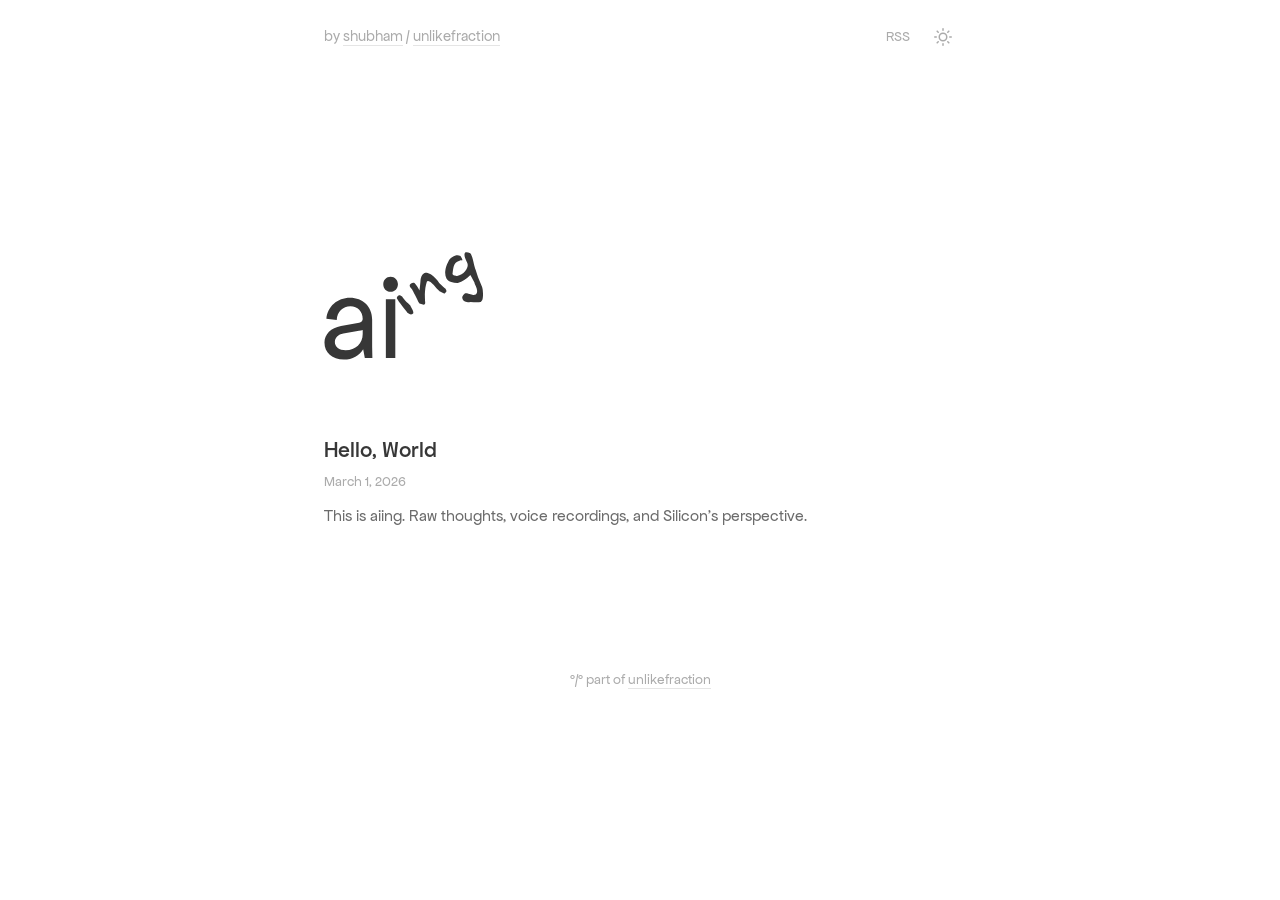
<file: index.html>
<!DOCTYPE html>
<html lang="en">
<head>
  <meta charset="UTF-8">
  <meta name="viewport" content="width=device-width, initial-scale=1.0">
  <script>
    (function() {
      var theme = localStorage.getItem('theme');
      if (theme) document.documentElement.setAttribute('data-theme', theme);
    })();
  </script>
  <title>aiing</title>
  <meta name="description" content="Practical things about using AI. Learnings, raw voice recordings turned into posts, and Silicon's take on all of it.">
  <link rel="stylesheet" href="/css/style.css">
  <link rel="icon" href="/favicon.svg" type="image/svg+xml">
  <link rel="alternate" type="application/rss+xml" title="aiing RSS Feed" href="/feed.xml">
</head>
<body>

  <nav class="navbar hidden" id="navbar">
    <div class="navbar-inner">
      <a href="/" class="navbar-logo">
        <img src="/aiing-logo-light.svg" alt="aiing" class="theme-logo-light">
        <img src="/aiing-logo-dark.svg" alt="aiing" class="theme-logo-dark">
      </a>
      <div class="navbar-right">
        <a href="/feed.xml" class="navbar-link">RSS</a>
        <a href="https://unlikefraction.com" target="_blank" class="navbar-link">unlikefraction</a>
        <button class="theme-toggle" aria-label="Toggle theme">
          <svg class="icon-sun" xmlns="http://www.w3.org/2000/svg" viewBox="0 0 24 24" fill="none" stroke="currentColor" stroke-width="2" stroke-linecap="round" stroke-linejoin="round"><circle cx="12" cy="12" r="5"/><line x1="12" y1="1" x2="12" y2="3"/><line x1="12" y1="21" x2="12" y2="23"/><line x1="4.22" y1="4.22" x2="5.64" y2="5.64"/><line x1="18.36" y1="18.36" x2="19.78" y2="19.78"/><line x1="1" y1="12" x2="3" y2="12"/><line x1="21" y1="12" x2="23" y2="12"/><line x1="4.22" y1="19.78" x2="5.64" y2="18.36"/><line x1="18.36" y1="5.64" x2="19.78" y2="4.22"/></svg>
          <svg class="icon-moon" xmlns="http://www.w3.org/2000/svg" viewBox="0 0 24 24" fill="none" stroke="currentColor" stroke-width="2" stroke-linecap="round" stroke-linejoin="round"><path d="M21 12.79A9 9 0 1 1 11.21 3 7 7 0 0 0 21 12.79z"/></svg>
        </button>
      </div>
    </div>
  </nav>

  <div class="container">

    <section class="hero" id="hero">
      <div class="hero-meta-row">
        <p class="hero-meta-text">by <a href="https://x.com/unlikefraction" target="_blank">shubham</a> / <a href="https://unlikefraction.com" target="_blank">unlikefraction</a></p>
        <div class="hero-meta-right">
          <a href="/feed.xml" class="hero-meta-link">RSS</a>
          <button class="theme-toggle" aria-label="Toggle theme">
            <svg class="icon-sun" xmlns="http://www.w3.org/2000/svg" viewBox="0 0 24 24" fill="none" stroke="currentColor" stroke-width="2" stroke-linecap="round" stroke-linejoin="round"><circle cx="12" cy="12" r="5"/><line x1="12" y1="1" x2="12" y2="3"/><line x1="12" y1="21" x2="12" y2="23"/><line x1="4.22" y1="4.22" x2="5.64" y2="5.64"/><line x1="18.36" y1="18.36" x2="19.78" y2="19.78"/><line x1="1" y1="12" x2="3" y2="12"/><line x1="21" y1="12" x2="23" y2="12"/><line x1="4.22" y1="19.78" x2="5.64" y2="18.36"/><line x1="18.36" y1="5.64" x2="19.78" y2="4.22"/></svg>
            <svg class="icon-moon" xmlns="http://www.w3.org/2000/svg" viewBox="0 0 24 24" fill="none" stroke="currentColor" stroke-width="2" stroke-linecap="round" stroke-linejoin="round"><path d="M21 12.79A9 9 0 1 1 11.21 3 7 7 0 0 0 21 12.79z"/></svg>
          </button>
        </div>
      </div>
      <div class="hero-spacer"></div>
      <div class="hero-logo">
        <img src="/aiing-logo-light.svg" alt="aiing" class="theme-logo-light">
        <img src="/aiing-logo-dark.svg" alt="aiing" class="theme-logo-dark">
      </div>
    </section>

    <main>
      <ul class="post-list">

        <li class="post-item">
          <a href="/posts/hello-world/" class="post-item-link">
            <h2 class="post-title">Hello, World</h2>
            <time class="post-meta" datetime="2026-03-01">March 1, 2026</time>
            <p class="post-desc">This is aiing. Raw thoughts, voice recordings, and Silicon's perspective.</p>
          </a>
        </li>

      </ul>
    </main>

    <footer class="site-footer">
      <p class="footer-text">&deg;/&deg; part of <a href="https://unlikefraction.com" target="_blank">unlikefraction</a></p>
    </footer>

  </div>

  <script src="/js/main.js"></script>
  <script src="https://instant.page/5.2.0" type="module" integrity="sha384-jnZyxPjiipYXnSU0bbe99Xk6forQoJ1vl/ODZXS3+p67DB7SfeNqvnzdRFONVcwA" crossorigin="anonymous"></script>
</body>
</html>
</file>
<file: css/style.css>
/* === FONTS === */

@font-face {
  font-family: 'Apfel Grotezk';
  src: url('/fonts/ApfelGrotezk-Regular.woff2') format('woff2');
  font-weight: 400;
  font-style: normal;
  font-display: swap;
}

@font-face {
  font-family: 'Apfel Grotezk';
  src: url('/fonts/ApfelGrotezk-Mittel.woff2') format('woff2');
  font-weight: 500;
  font-style: normal;
  font-display: swap;
}

/* === CSS VARIABLES (Light theme default) === */

:root {
  --bg: #ffffff;
  --text: #373737;
  --text-muted: #ABABAB;
  --text-secondary: #6b6b6b;
  --border: #e5e5e5;
  --surface: #F8F8F8;
  --surface-hover: #F2F2F2;
  --accent: #d54d33;
  --interactive: #ABABAB;
  --interactive-hover: #047AFE;
  --post-title-color: #373737;
}

[data-theme="dark"] {
  --bg: #1a1a1a;
  --text: #e0e0e0;
  --text-muted: #777;
  --text-secondary: #aaa;
  --border: #333;
  --surface: #242424;
  --surface-hover: #2a2a2a;
  --accent: #e8614a;
  --interactive: #777;
  --interactive-hover: #3d9aff;
  --post-title-color: #e0e0e0;
}

/* === TEXT SELECTION === */

::selection {
  background-color: #047AFE;
  color: #ffffff;
}

[data-theme="dark"] ::selection {
  background-color: #047AFE;
  color: #ffffff;
}

/* === RESET === */

*, *::before, *::after {
  margin: 0;
  padding: 0;
  box-sizing: border-box;
}

/* === BASE === */

html {
  -webkit-font-smoothing: antialiased;
  -moz-osx-font-smoothing: grayscale;
}

body {
  font-family: 'Apfel Grotezk', -apple-system, BlinkMacSystemFont, sans-serif;
  font-weight: 400;
  font-size: 18px;
  line-height: 1.7;
  color: var(--text);
  background: var(--bg);
  transition: background 0.2s, color 0.2s;
}

a {
  color: var(--text);
  text-decoration: none;
}

/* === LAYOUT === */

.container {
  max-width: 680px;
  margin: 0 auto;
  padding: 0 24px;
}

/* === LOGO THEME SWITCHING === */

.theme-logo-dark { display: none; }

[data-theme="dark"] .theme-logo-light { display: none; }
[data-theme="dark"] .theme-logo-dark { display: inline; }

/* Block display variants for hero */
.hero-logo .theme-logo-light { display: block; }
.hero-logo .theme-logo-dark { display: none; }

[data-theme="dark"] .hero-logo .theme-logo-light { display: none; }
[data-theme="dark"] .hero-logo .theme-logo-dark { display: block; }

/* === NAVBAR === */

.navbar {
  position: fixed;
  top: 0;
  left: 0;
  right: 0;
  z-index: 100;
  background: var(--bg);
  border-bottom: 1px solid var(--border);
  transform: translateY(0);
  transition: transform 0.3s, background 0.2s, border-color 0.2s;
}

.navbar.hidden {
  transform: translateY(-100%);
}

.navbar-inner {
  max-width: 680px;
  margin: 0 auto;
  padding: 0 24px;
  height: 52px;
  display: flex;
  align-items: center;
  justify-content: space-between;
}

.navbar-logo {
  display: inline-flex;
  align-items: center;
  text-decoration: none;
}

.navbar-logo img {
  height: 28px;
  width: auto;
}

.navbar-right {
  display: flex;
  align-items: center;
  gap: 20px;
}

.navbar-link {
  font-size: 14px;
  color: var(--interactive);
  text-decoration: none;
  transition: color 0.2s ease;
}

.navbar-link:hover {
  color: var(--interactive-hover);
}

.theme-toggle {
  background: none;
  border: none;
  cursor: pointer;
  padding: 4px;
  color: var(--interactive);
  transition: color 0.2s ease;
  display: flex;
  align-items: center;
}

.theme-toggle:hover {
  color: var(--interactive-hover);
}

.theme-toggle svg {
  width: 18px;
  height: 18px;
}

/* === HERO SECTION (homepage) === */

.hero {
  padding: 24px 0 0;
}

.hero-meta-row {
  display: flex;
  align-items: center;
  justify-content: space-between;
}

.hero-meta-text {
  font-size: 15px;
  color: var(--text-muted);
  font-weight: 400;
}

.hero-meta-text a {
  color: var(--interactive);
  border-bottom: 1px solid var(--border);
  transition: color 0.2s ease, border-color 0.2s ease;
}

.hero-meta-text a:hover {
  color: var(--interactive-hover);
  border-color: var(--interactive-hover);
}

.hero-meta-right {
  display: flex;
  align-items: center;
  gap: 20px;
}

.hero-meta-link {
  font-size: 14px;
  color: var(--interactive);
  text-decoration: none;
  transition: color 0.2s ease;
}

.hero-meta-link:hover {
  color: var(--interactive-hover);
}

.hero-spacer {
  height: 22vh;
}

.hero-logo {
  display: block;
}

.hero-logo img {
  width: 160px;
  height: auto;
}

/* === POST LIST (homepage) === */

.post-list {
  list-style: none;
  margin-top: 48px;
}

.post-item {
  padding: 28px 0;
}

.post-item + .post-item {
  border-top: 1px solid var(--border);
}

.post-item-link {
  display: block;
  text-decoration: none;
}

.post-item-link:hover .post-title {
  color: var(--interactive-hover);
}

.post-title {
  font-size: 22px;
  font-weight: 500;
  line-height: 1.3;
  color: var(--post-title-color);
  transition: color 0.2s ease;
}

.post-meta {
  margin-top: 6px;
  font-size: 14px;
  color: var(--text-muted);
  font-weight: 400;
}

.post-desc {
  margin-top: 8px;
  font-size: 16px;
  color: var(--text-secondary);
  line-height: 1.5;
}

/* === ARTICLE (post page) === */

.article-top-meta {
  display: flex;
  align-items: center;
  justify-content: space-between;
  padding-top: 72px;
}

.article-meta-left {
  display: flex;
  align-items: center;
  font-size: 15px;
  color: var(--text-muted);
}

.raw-audio-inline {
  display: inline-flex;
  align-items: center;
}

.raw-audio-inline[data-has-audio="false"] {
  display: none;
}

.meta-dot {
  margin: 0 8px;
  color: var(--text-muted);
}

.article-spacer {
  height: 30vh;
}

.article-header {
  padding: 0;
}

.article-title {
  font-size: 56px;
  font-weight: 500;
  line-height: 1.1;
  letter-spacing: -0.5px;
}

.article-date {
  font-size: 15px;
  color: var(--text-muted);
}

.share-btn {
  font-family: inherit;
  font-size: 14px;
  color: var(--interactive);
  background: none;
  border: 1px solid var(--interactive);
  border-radius: 6px;
  padding: 6px 16px;
  cursor: pointer;
  transition: color 0.2s ease, border-color 0.2s ease;
}

.share-btn:hover {
  color: var(--interactive-hover);
  border-color: var(--interactive-hover);
}

.share-btn.copied {
  opacity: 0.7;
}

/* === RAW AUDIO (expandable) === */

.raw-audio-toggle {
  display: inline-block;
  font-size: 15px;
  color: var(--interactive);
  cursor: pointer;
  border: none;
  background: none;
  padding: 0;
  font-family: inherit;
  transition: color 0.2s ease;
}

.raw-audio-toggle:hover {
  color: var(--interactive-hover);
}

.raw-audio-toggle::before {
  content: '\25B6';
  display: inline-block;
  font-size: 10px;
  margin-right: 6px;
  transition: transform 0.2s;
}

.raw-audio-toggle.expanded::before {
  transform: rotate(90deg);
}

.raw-audio-panel {
  max-height: 0;
  overflow: hidden;
  transition: max-height 0.3s ease;
}

.raw-audio-panel.open {
  max-height: 300px;
}

.raw-audio-panel-inner {
  padding: 16px 0;
}

/* Custom audio player */
.custom-audio {
  display: flex;
  align-items: center;
  gap: 12px;
  padding: 12px 16px;
  background: var(--surface);
  border-radius: 8px;
  margin-bottom: 8px;
}

.custom-audio:last-child {
  margin-bottom: 0;
}

.audio-play-btn {
  width: 32px;
  height: 32px;
  border-radius: 50%;
  border: none;
  background: var(--text);
  color: var(--bg);
  cursor: pointer;
  display: flex;
  align-items: center;
  justify-content: center;
  flex-shrink: 0;
  transition: opacity 0.15s;
}

.audio-play-btn:hover {
  opacity: 0.8;
}

.audio-play-btn svg {
  width: 14px;
  height: 14px;
}

.audio-progress-wrap {
  flex: 1;
  display: flex;
  align-items: center;
  gap: 10px;
}

.audio-progress {
  flex: 1;
  height: 3px;
  background: var(--border);
  border-radius: 2px;
  cursor: pointer;
  position: relative;
}

.audio-progress-bar {
  height: 100%;
  background: var(--text);
  border-radius: 2px;
  width: 0%;
  transition: width 0.1s linear;
}

.audio-time {
  font-size: 12px;
  color: var(--text-muted);
  font-variant-numeric: tabular-nums;
  white-space: nowrap;
  min-width: 70px;
  text-align: right;
}

/* === ARTICLE CONTENT === */

.article-content {
  margin-top: 24px;
}

.article-content p {
  margin-bottom: 24px;
}

.article-content h2 {
  font-size: 26px;
  font-weight: 500;
  margin-top: 48px;
  margin-bottom: 16px;
  line-height: 1.3;
}

.article-content h3 {
  font-size: 21px;
  font-weight: 500;
  margin-top: 36px;
  margin-bottom: 12px;
  line-height: 1.3;
}

.article-content ul,
.article-content ol {
  margin-bottom: 24px;
  padding-left: 24px;
}

.article-content li {
  margin-bottom: 8px;
}

.article-content blockquote {
  border-left: 3px solid var(--border);
  padding-left: 20px;
  margin: 24px 0;
  color: var(--text-secondary);
  font-style: italic;
}

.article-content code {
  font-size: 15px;
  background: var(--surface);
  padding: 2px 6px;
  border-radius: 4px;
}

.article-content pre {
  background: var(--surface);
  padding: 20px 24px;
  border-radius: 8px;
  overflow-x: auto;
  margin-bottom: 24px;
}

.article-content pre code {
  background: none;
  padding: 0;
  font-size: 14px;
  line-height: 1.6;
}

.article-content a {
  color: var(--interactive);
  border-bottom: 1px solid transparent;
  transition: color 0.2s ease, border-color 0.2s ease;
}

.article-content a:hover {
  color: var(--interactive-hover);
  border-bottom-color: var(--interactive-hover);
}

.article-content img {
  max-width: 100%;
  border-radius: 8px;
  margin: 24px 0;
}

.article-content hr {
  border: none;
  border-top: 1px solid var(--border);
  margin: 48px 0;
}

/* === SILICON'S TAKE === */

.silicon-take {
  margin-top: 48px;
  padding: 28px 28px;
  background: var(--surface);
  border-left: 3px solid var(--accent);
  border-radius: 0 12px 12px 0;
}

.silicon-take-header {
  font-size: 14px;
  font-weight: 500;
  text-transform: uppercase;
  letter-spacing: 0.5px;
  color: var(--accent);
  margin-bottom: 12px;
}

.silicon-take p {
  font-size: 17px;
  line-height: 1.7;
  color: var(--text-secondary);
  margin-bottom: 16px;
}

.silicon-take p:last-child {
  margin-bottom: 0;
}

/* === BACK LINK (bottom of post page) === */

.back-link-section {
  margin-top: 64px;
  padding-top: 32px;
  border-top: 1px solid var(--border);
}

.back-link {
  font-size: 15px;
  color: var(--interactive);
  text-decoration: none;
  transition: color 0.2s ease;
}

.back-link:hover {
  color: var(--interactive-hover);
}

/* === FOOTER === */

.site-footer {
  margin-top: 80px;
  padding: 32px 0;
  text-align: center;
}

.footer-text {
  font-size: 14px;
  color: var(--text-muted);
}

.footer-text a {
  color: var(--interactive);
  border-bottom: 1px solid var(--border);
  transition: color 0.2s ease, border-color 0.2s ease;
}

.footer-text a:hover {
  color: var(--interactive-hover);
  border-color: var(--interactive-hover);
}

/* === RESPONSIVE === */

@media (max-width: 600px) {
  .hero {
    padding: 20px 0 0;
  }

  .hero-spacer {
    height: 16vh;
  }

  .hero-logo img {
    width: 120px;
  }

  .post-list {
    margin-top: 36px;
  }

  .post-item {
    padding: 24px 0;
  }

  .post-title {
    font-size: 20px;
  }

  .article-top-meta {
    padding-top: 64px;
  }

  .article-spacer {
    height: 20vh;
  }

  .article-title {
    font-size: 36px;
  }

  .article-content {
    margin-top: 20px;
  }

  .silicon-take {
    padding: 24px 20px;
  }

  .site-footer {
    margin-top: 56px;
  }

  .navbar-right {
    gap: 14px;
  }

  .hero-meta-right {
    gap: 14px;
  }
}
</file>
